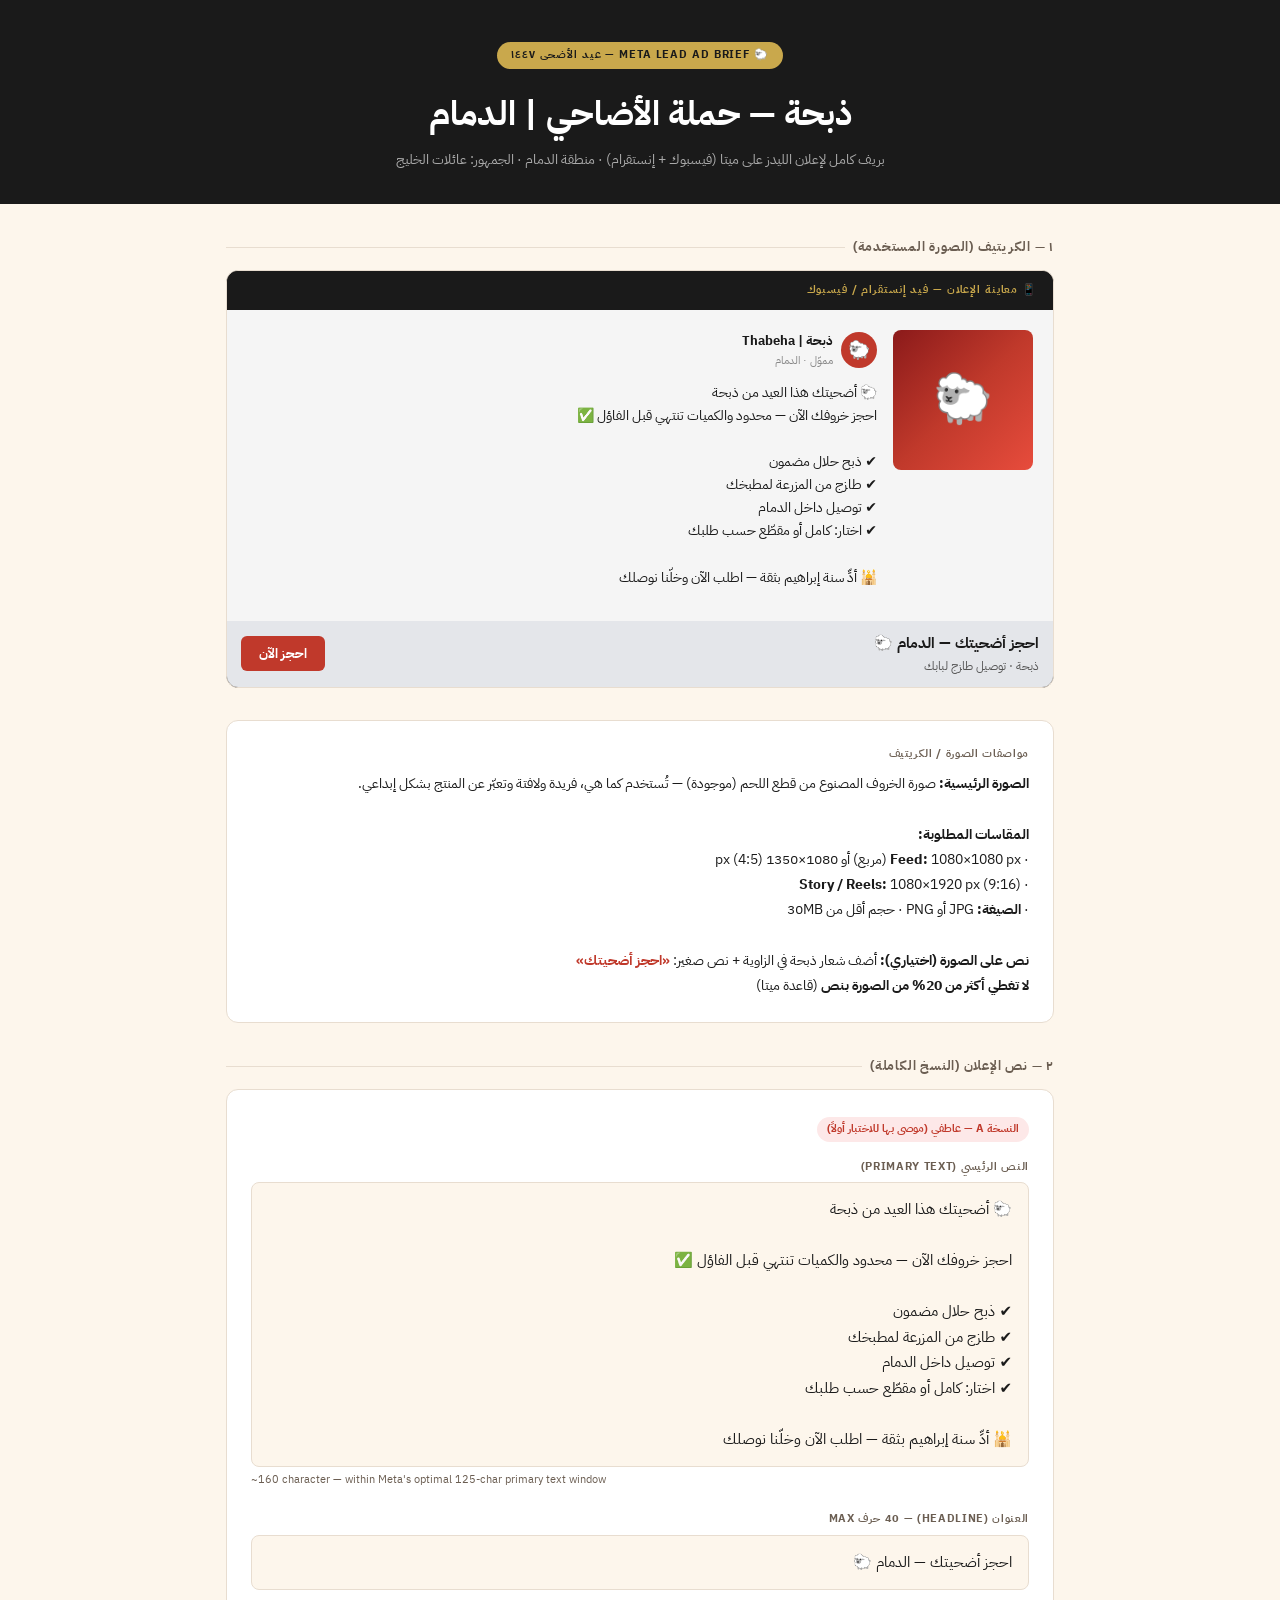
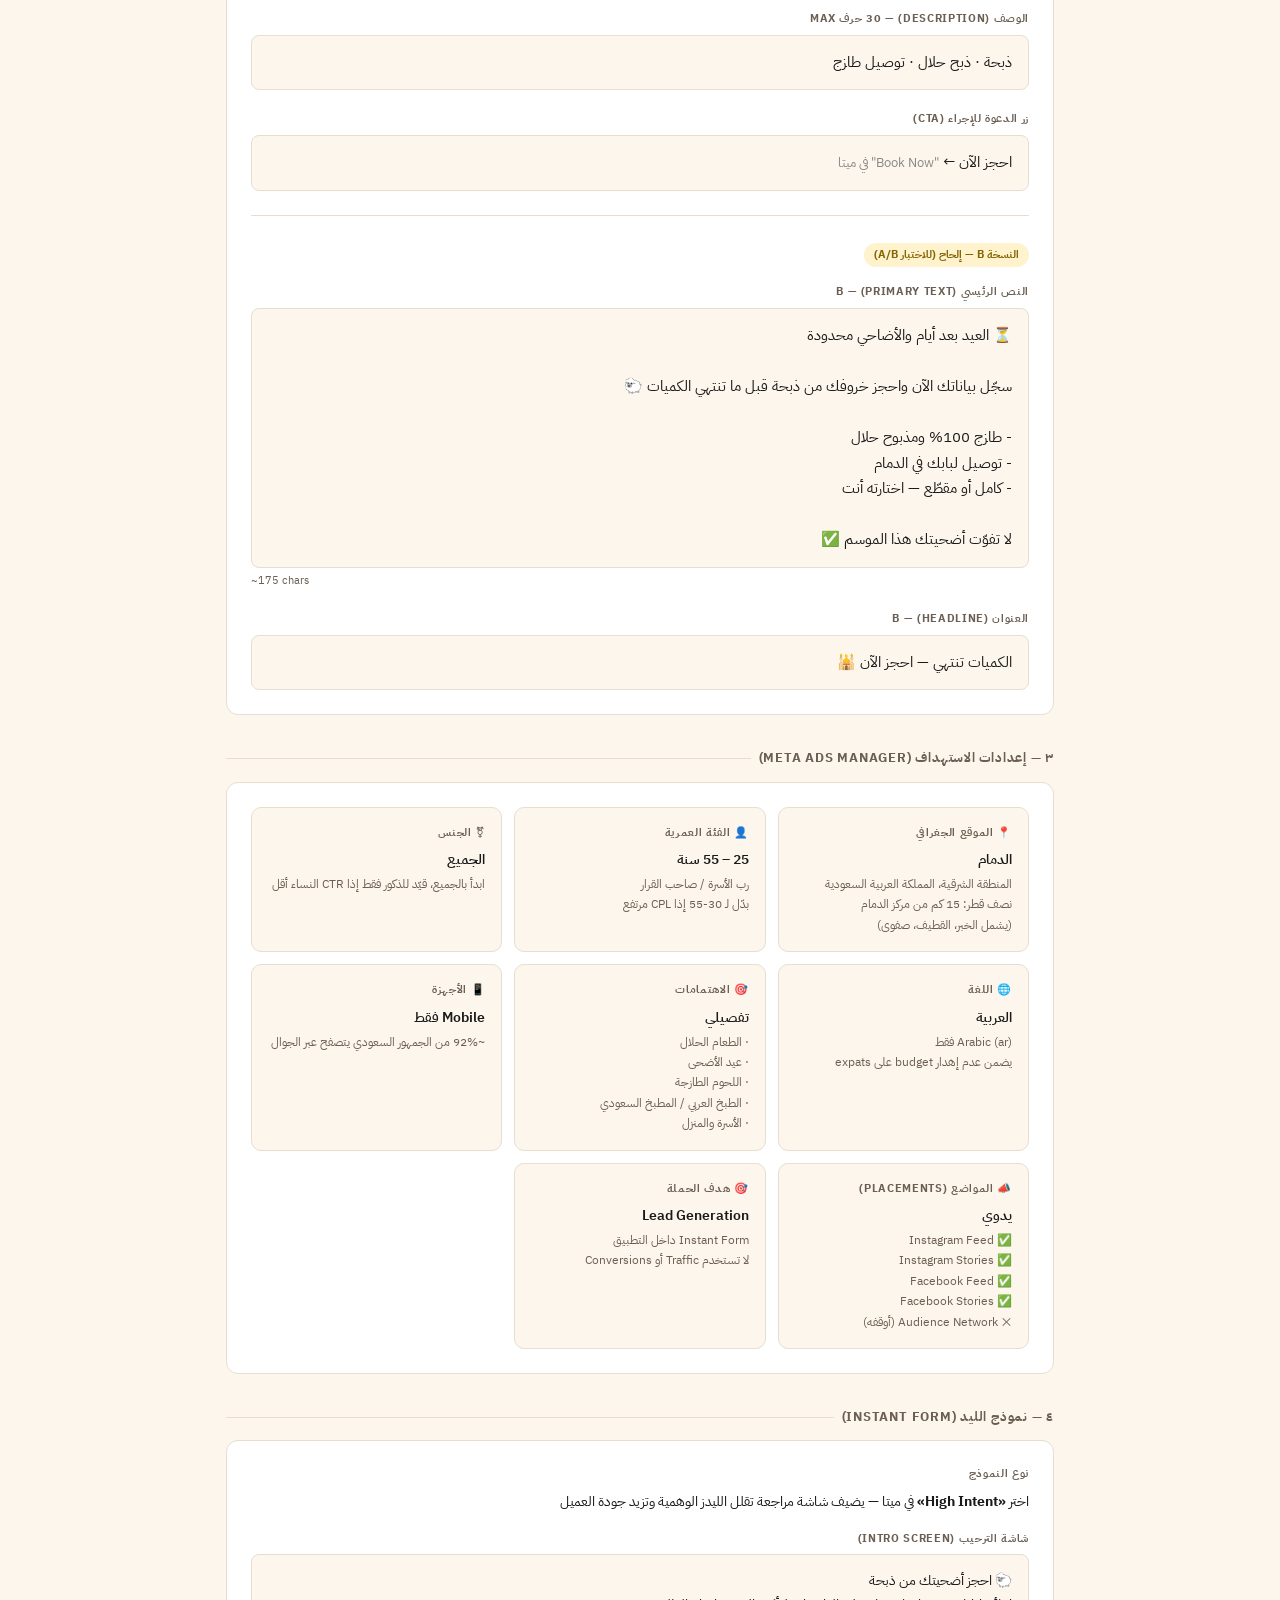
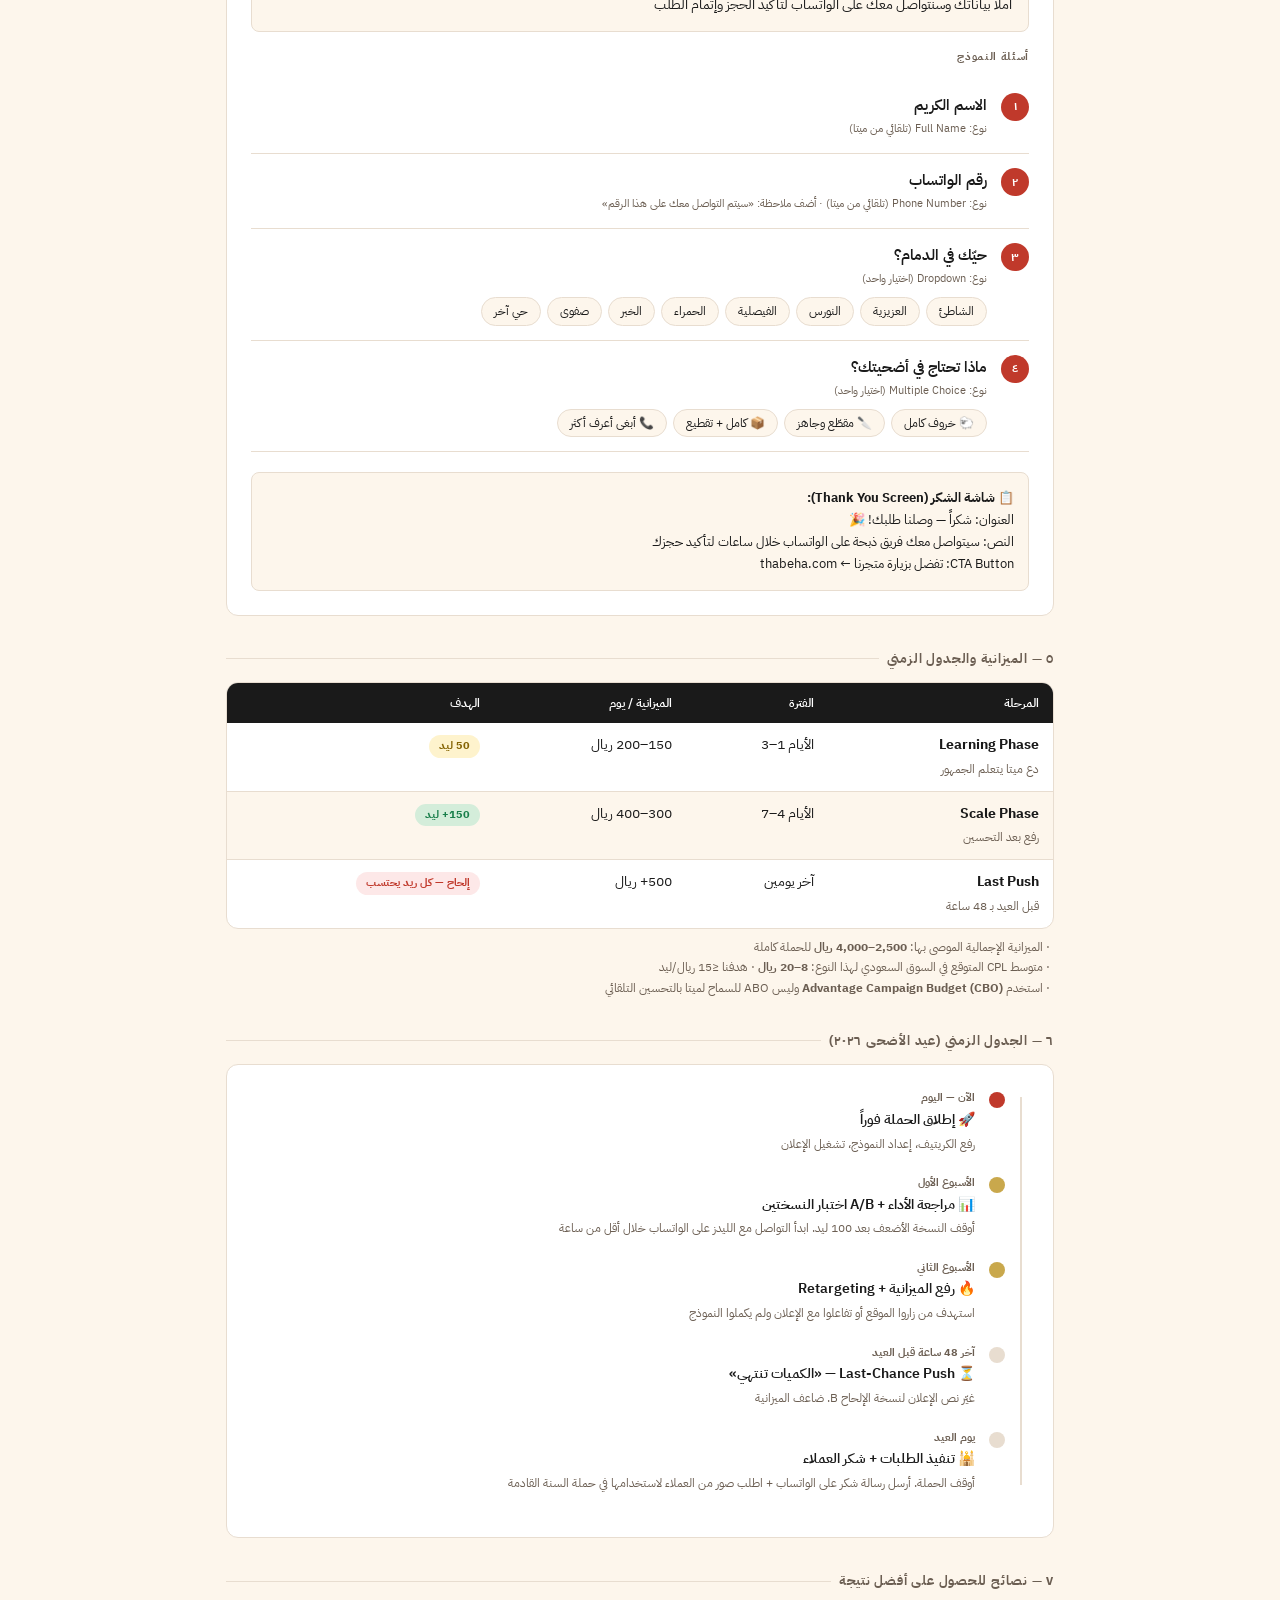
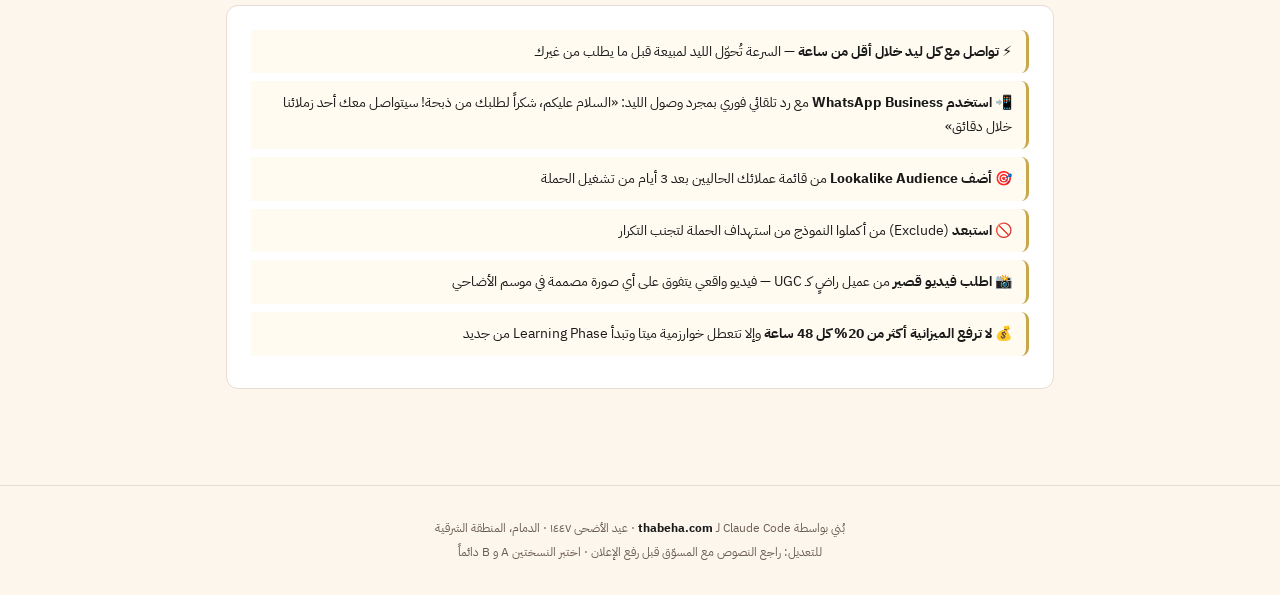
<file: lead-ad-eid.html>
<!DOCTYPE html>
<html lang="ar" dir="rtl">
<head>
  <meta charset="UTF-8" />
  <meta name="viewport" content="width=device-width, initial-scale=1.0" />
  <title>ذبحة — بريف إعلان الأضاحي (ميتا / الدمام)</title>
  <link href="https://fonts.googleapis.com/css2?family=IBM+Plex+Sans+Arabic:wght@400;600;700&display=swap" rel="stylesheet">
  <style>
    :root {
      --red:    #c0392b;
      --dark:   #1a1a1a;
      --gold:   #c9a84c;
      --cream:  #fdf6ec;
      --card:   #ffffff;
      --border: #e8ddd0;
      --muted:  #6b5e52;
      --green:  #1a7f4b;
    }
    * { box-sizing: border-box; margin: 0; padding: 0; }
    body {
      font-family: 'IBM Plex Sans Arabic', system-ui, sans-serif;
      background: var(--cream);
      color: var(--dark);
      line-height: 1.7;
    }

    /* ── Header ── */
    .header {
      background: var(--dark);
      color: #fff;
      padding: 40px 24px 32px;
      text-align: center;
    }
    .header .badge {
      display: inline-block;
      background: var(--gold);
      color: var(--dark);
      font-size: 11px;
      font-weight: 700;
      letter-spacing: 0.08em;
      padding: 4px 14px;
      border-radius: 20px;
      margin-bottom: 16px;
      text-transform: uppercase;
    }
    .header h1 { font-size: clamp(22px, 5vw, 34px); font-weight: 700; margin-bottom: 6px; }
    .header p  { font-size: 14px; color: #aaa; }

    /* ── Layout ── */
    .wrapper { max-width: 860px; margin: 0 auto; padding: 32px 16px 64px; }
    .section  { margin-bottom: 32px; }
    .section-title {
      font-size: 13px;
      font-weight: 700;
      letter-spacing: 0.06em;
      text-transform: uppercase;
      color: var(--muted);
      margin-bottom: 12px;
      display: flex;
      align-items: center;
      gap: 8px;
    }
    .section-title::after {
      content: '';
      flex: 1;
      height: 1px;
      background: var(--border);
    }

    /* ── Cards ── */
    .card {
      background: var(--card);
      border: 1px solid var(--border);
      border-radius: 12px;
      padding: 24px;
    }
    .card + .card { margin-top: 12px; }

    /* ── Creative mockup ── */
    .creative-box {
      border-radius: 12px;
      overflow: hidden;
      border: 1px solid var(--border);
      background: var(--dark);
    }
    .creative-label {
      background: var(--dark);
      color: var(--gold);
      font-size: 11px;
      font-weight: 700;
      letter-spacing: 0.08em;
      padding: 10px 16px;
      text-transform: uppercase;
    }
    .creative-body {
      background: #f5f5f5;
      padding: 20px;
      display: flex;
      gap: 16px;
      align-items: flex-start;
    }
    .creative-img-placeholder {
      width: 140px;
      min-width: 140px;
      height: 140px;
      border-radius: 8px;
      background: linear-gradient(135deg, #8b1a1a 0%, #c0392b 50%, #e74c3c 100%);
      display: flex;
      align-items: center;
      justify-content: center;
      font-size: 48px;
    }
    .creative-copy { flex: 1; }
    .fb-page-row {
      display: flex;
      align-items: center;
      gap: 8px;
      margin-bottom: 10px;
    }
    .fb-avatar {
      width: 36px; height: 36px;
      border-radius: 50%;
      background: var(--red);
      display: flex; align-items: center; justify-content: center;
      font-size: 18px;
    }
    .fb-page-name { font-size: 13px; font-weight: 700; }
    .fb-sponsored { font-size: 11px; color: #888; }
    .primary-text {
      font-size: 14px;
      line-height: 1.65;
      color: var(--dark);
      margin-bottom: 12px;
      white-space: pre-line;
    }
    .creative-footer {
      background: #e4e6ea;
      padding: 10px 14px;
      display: flex;
      justify-content: space-between;
      align-items: center;
    }
    .ad-headline { font-size: 15px; font-weight: 700; }
    .ad-desc     { font-size: 12px; color: #555; }
    .cta-btn {
      background: var(--red);
      color: #fff;
      border: none;
      padding: 8px 18px;
      border-radius: 6px;
      font-size: 13px;
      font-weight: 700;
      cursor: pointer;
      font-family: inherit;
    }

    /* ── Copy block ── */
    .copy-field { margin-bottom: 20px; }
    .copy-field:last-child { margin-bottom: 0; }
    .copy-label {
      font-size: 11px;
      font-weight: 700;
      letter-spacing: 0.06em;
      color: var(--muted);
      text-transform: uppercase;
      margin-bottom: 6px;
    }
    .copy-value {
      background: var(--cream);
      border: 1px solid var(--border);
      border-radius: 8px;
      padding: 14px 16px;
      font-size: 15px;
      line-height: 1.7;
      white-space: pre-line;
    }
    .char-count {
      font-size: 11px;
      color: var(--muted);
      margin-top: 4px;
      text-align: left;
      direction: ltr;
    }
    .highlight { color: var(--red); font-weight: 700; }

    /* ── Targeting grid ── */
    .target-grid {
      display: grid;
      grid-template-columns: repeat(auto-fill, minmax(220px, 1fr));
      gap: 12px;
    }
    .target-card {
      background: var(--cream);
      border: 1px solid var(--border);
      border-radius: 10px;
      padding: 16px;
    }
    .target-card .t-label {
      font-size: 11px;
      font-weight: 700;
      color: var(--muted);
      text-transform: uppercase;
      letter-spacing: 0.06em;
      margin-bottom: 6px;
    }
    .target-card .t-value {
      font-size: 14px;
      font-weight: 600;
      color: var(--dark);
    }
    .target-card .t-sub {
      font-size: 12px;
      color: var(--muted);
      margin-top: 2px;
    }

    /* ── Lead form ── */
    .form-question {
      display: flex;
      gap: 14px;
      padding: 14px 0;
      border-bottom: 1px solid var(--border);
      align-items: flex-start;
    }
    .form-question:last-child { border-bottom: none; }
    .q-num {
      width: 28px; min-width: 28px; height: 28px;
      background: var(--red);
      color: #fff;
      border-radius: 50%;
      display: flex; align-items: center; justify-content: center;
      font-size: 12px;
      font-weight: 700;
    }
    .q-body .q-ar   { font-size: 15px; font-weight: 600; }
    .q-body .q-type { font-size: 11px; color: var(--muted); margin-top: 2px; }
    .q-body .q-opts {
      margin-top: 8px;
      display: flex;
      flex-wrap: wrap;
      gap: 6px;
    }
    .q-opt {
      background: var(--cream);
      border: 1px solid var(--border);
      border-radius: 20px;
      padding: 3px 12px;
      font-size: 12px;
    }

    /* ── Budget table ── */
    table { width: 100%; border-collapse: collapse; font-size: 14px; }
    th {
      background: var(--dark);
      color: #fff;
      padding: 10px 14px;
      text-align: right;
      font-weight: 600;
      font-size: 12px;
    }
    td {
      padding: 10px 14px;
      border-bottom: 1px solid var(--border);
      vertical-align: top;
    }
    tr:last-child td { border-bottom: none; }
    tr:nth-child(even) td { background: var(--cream); }
    .tag {
      display: inline-block;
      padding: 2px 10px;
      border-radius: 20px;
      font-size: 11px;
      font-weight: 700;
    }
    .tag-green { background: #d4edda; color: var(--green); }
    .tag-red   { background: #fde8e8; color: var(--red); }
    .tag-gold  { background: #fef3cd; color: #856404; }

    /* ── Timeline ── */
    .timeline { position: relative; padding-right: 24px; }
    .timeline::before {
      content: '';
      position: absolute;
      right: 7px; top: 8px; bottom: 8px;
      width: 2px;
      background: var(--border);
    }
    .tl-item { display: flex; gap: 14px; margin-bottom: 20px; align-items: flex-start; }
    .tl-dot {
      width: 16px; min-width: 16px; height: 16px;
      border-radius: 50%;
      margin-top: 3px;
      position: relative;
      z-index: 1;
    }
    .tl-dot.active { background: var(--red); }
    .tl-dot.soon   { background: var(--gold); }
    .tl-dot.future { background: var(--border); }
    .tl-content .tl-date { font-size: 11px; color: var(--muted); font-weight: 700; }
    .tl-content .tl-label { font-size: 14px; font-weight: 600; }
    .tl-content .tl-note  { font-size: 12px; color: var(--muted); margin-top: 2px; }

    /* ── Tips ── */
    .tips { list-style: none; }
    .tips li {
      padding: 10px 14px;
      border-right: 3px solid var(--gold);
      margin-bottom: 8px;
      background: #fffbf0;
      border-radius: 0 8px 8px 0;
      font-size: 14px;
    }

    /* ── Footer ── */
    .doc-footer {
      text-align: center;
      padding: 32px 16px;
      font-size: 12px;
      color: var(--muted);
      border-top: 1px solid var(--border);
    }
    .doc-footer strong { color: var(--dark); }

    @media (max-width: 600px) {
      .creative-body { flex-direction: column; }
      .creative-img-placeholder { width: 100%; height: 200px; }
    }
  </style>
</head>
<body>

<div class="header">
  <div class="badge">🐑 Meta Lead Ad Brief — عيد الأضحى ١٤٤٧</div>
  <h1>ذبحة — حملة الأضاحي | الدمام</h1>
  <p>بريف كامل لإعلان الليدز على ميتا (فيسبوك + إنستقرام) · منطقة الدمام · الجمهور: عائلات الخليج</p>
</div>

<div class="wrapper">

  <!-- ══════════════════════════════════
       1. CREATIVE MOCKUP
  ══════════════════════════════════ -->
  <div class="section">
    <div class="section-title">١ — الكريتيف (الصورة المستخدمة)</div>
    <div class="creative-box">
      <div class="creative-label">📱 معاينة الإعلان — فيد إنستقرام / فيسبوك</div>
      <div class="creative-body">
        <div class="creative-img-placeholder">🐑</div>
        <div class="creative-copy">
          <div class="fb-page-row">
            <div class="fb-avatar">🐑</div>
            <div>
              <div class="fb-page-name">ذبحة | Thabeha</div>
              <div class="fb-sponsored">مموّل · الدمام</div>
            </div>
          </div>
          <div class="primary-text">🐑 أضحيتك هذا العيد من ذبحة
احجز خروفك الآن — محدود والكميات تنتهي قبل الفاؤل ✅

✔ ذبح حلال مضمون
✔ طازج من المزرعة لمطبخك
✔ توصيل داخل الدمام
✔ اختار: كامل أو مقطّع حسب طلبك

🕌 أدِّ سنة إبراهيم بثقة — اطلب الآن وخلّنا نوصلك</div>
        </div>
      </div>
      <div class="creative-footer">
        <div>
          <div class="ad-headline">احجز أضحيتك — الدمام 🐑</div>
          <div class="ad-desc">ذبحة · توصيل طازج لبابك</div>
        </div>
        <button class="cta-btn">احجز الآن</button>
      </div>
    </div>
  </div>

  <!-- ══════════════════════════════════
       CREATIVE SPEC NOTE
  ══════════════════════════════════ -->
  <div class="section">
    <div class="card">
      <div class="copy-label">مواصفات الصورة / الكريتيف</div>
      <div style="font-size:14px; line-height:1.8; margin-top:8px;">
        <strong>الصورة الرئيسية:</strong> صورة الخروف المصنوع من قطع اللحم (موجودة) — تُستخدم كما هي، فريدة ولافتة وتعبّر عن المنتج بشكل إبداعي.<br><br>
        <strong>المقاسات المطلوبة:</strong><br>
        · <strong>Feed:</strong> 1080×1080 px (مربع) أو 1080×1350 px (4:5)<br>
        · <strong>Story / Reels:</strong> 1080×1920 px (9:16)<br>
        · <strong>الصيغة:</strong> JPG أو PNG · حجم أقل من 30MB<br><br>
        <strong>نص على الصورة (اختياري):</strong> أضف شعار ذبحة في الزاوية + نص صغير: <span class="highlight">«احجز أضحيتك»</span><br>
        <strong>لا تغطي أكثر من 20% من الصورة بنص</strong> (قاعدة ميتا)
      </div>
    </div>
  </div>

  <!-- ══════════════════════════════════
       2. AD COPY (ARABIC)
  ══════════════════════════════════ -->
  <div class="section">
    <div class="section-title">٢ — نص الإعلان (النسخ الكاملة)</div>

    <div class="card">

      <!-- Version A — Emotional -->
      <div style="display:inline-block;background:#fde8e8;color:var(--red);font-size:11px;font-weight:700;padding:3px 10px;border-radius:20px;margin-bottom:16px;">النسخة A — عاطفي (موصى بها للاختبار أولاً)</div>

      <div class="copy-field">
        <div class="copy-label">النص الرئيسي (Primary Text)</div>
        <div class="copy-value">🐑 أضحيتك هذا العيد من ذبحة

احجز خروفك الآن — محدود والكميات تنتهي قبل الفاؤل ✅

✔ ذبح حلال مضمون
✔ طازج من المزرعة لمطبخك
✔ توصيل داخل الدمام
✔ اختار: كامل أو مقطّع حسب طلبك

🕌 أدِّ سنة إبراهيم بثقة — اطلب الآن وخلّنا نوصلك</div>
        <div class="char-count">~160 character — within Meta's optimal 125-char primary text window</div>
      </div>

      <div class="copy-field">
        <div class="copy-label">العنوان (Headline) — 40 حرف max</div>
        <div class="copy-value">احجز أضحيتك — الدمام 🐑</div>
      </div>

      <div class="copy-field">
        <div class="copy-label">الوصف (Description) — 30 حرف max</div>
        <div class="copy-value">ذبحة · ذبح حلال · توصيل طازج</div>
      </div>

      <div class="copy-field">
        <div class="copy-label">زر الدعوة للإجراء (CTA)</div>
        <div class="copy-value">احجز الآن  ←  <span style="color:#888;font-size:13px;">"Book Now" في ميتا</span></div>
      </div>

      <hr style="border:none;border-top:1px solid var(--border);margin:24px 0;">

      <!-- Version B — Urgency -->
      <div style="display:inline-block;background:#fef3cd;color:#856404;font-size:11px;font-weight:700;padding:3px 10px;border-radius:20px;margin-bottom:16px;">النسخة B — إلحاح (للاختبار A/B)</div>

      <div class="copy-field">
        <div class="copy-label">النص الرئيسي (Primary Text) — B</div>
        <div class="copy-value">⏳ العيد بعد أيام والأضاحي محدودة

سجّل بياناتك الآن واحجز خروفك من ذبحة قبل ما تنتهي الكميات 🐑

- طازج 100% ومذبوح حلال
- توصيل لبابك في الدمام
- كامل أو مقطّع — اختارته أنت

لا تفوّت أضحيتك هذا الموسم ✅</div>
        <div class="char-count">~175 chars</div>
      </div>

      <div class="copy-field">
        <div class="copy-label">العنوان (Headline) — B</div>
        <div class="copy-value">الكميات تنتهي — احجز الآن 🕌</div>
      </div>

    </div>
  </div>

  <!-- ══════════════════════════════════
       3. TARGETING
  ══════════════════════════════════ -->
  <div class="section">
    <div class="section-title">٣ — إعدادات الاستهداف (Meta Ads Manager)</div>
    <div class="card">
      <div class="target-grid">
        <div class="target-card">
          <div class="t-label">📍 الموقع الجغرافي</div>
          <div class="t-value">الدمام</div>
          <div class="t-sub">المنطقة الشرقية، المملكة العربية السعودية<br>نصف قطر: 15 كم من مركز الدمام<br>(يشمل الخبر، القطيف، صفوى)</div>
        </div>
        <div class="target-card">
          <div class="t-label">👤 الفئة العمرية</div>
          <div class="t-value">25 – 55 سنة</div>
          <div class="t-sub">رب الأسرة / صاحب القرار<br>بدّل لـ 30-55 إذا CPL مرتفع</div>
        </div>
        <div class="target-card">
          <div class="t-label">⚧ الجنس</div>
          <div class="t-value">الجميع</div>
          <div class="t-sub">ابدأ بالجميع، قيّد للذكور فقط إذا CTR النساء أقل</div>
        </div>
        <div class="target-card">
          <div class="t-label">🌐 اللغة</div>
          <div class="t-value">العربية</div>
          <div class="t-sub">Arabic (ar) فقط<br>يضمن عدم إهدار budget على expats</div>
        </div>
        <div class="target-card">
          <div class="t-label">🎯 الاهتمامات</div>
          <div class="t-value">تفصيلي</div>
          <div class="t-sub">
            · الطعام الحلال<br>
            · عيد الأضحى<br>
            · اللحوم الطازجة<br>
            · الطبخ العربي / المطبخ السعودي<br>
            · الأسرة والمنزل
          </div>
        </div>
        <div class="target-card">
          <div class="t-label">📱 الأجهزة</div>
          <div class="t-value">Mobile فقط</div>
          <div class="t-sub">~92% من الجمهور السعودي يتصفح عبر الجوال</div>
        </div>
        <div class="target-card">
          <div class="t-label">📣 المواضع (Placements)</div>
          <div class="t-value">يدوي</div>
          <div class="t-sub">
            ✅ Instagram Feed<br>
            ✅ Instagram Stories<br>
            ✅ Facebook Feed<br>
            ✅ Facebook Stories<br>
            ❌ Audience Network (أوقفه)
          </div>
        </div>
        <div class="target-card">
          <div class="t-label">🎯 هدف الحملة</div>
          <div class="t-value">Lead Generation</div>
          <div class="t-sub">Instant Form داخل التطبيق<br>لا تستخدم Traffic أو Conversions</div>
        </div>
      </div>
    </div>
  </div>

  <!-- ══════════════════════════════════
       4. LEAD FORM
  ══════════════════════════════════ -->
  <div class="section">
    <div class="section-title">٤ — نموذج الليد (Instant Form)</div>
    <div class="card">

      <div style="margin-bottom:16px;">
        <div class="copy-label">نوع النموذج</div>
        <div style="font-size:14px;margin-top:6px;">اختر <strong>«High Intent»</strong> في ميتا — يضيف شاشة مراجعة تقلل الليدز الوهمية وتزيد جودة العميل</div>
      </div>

      <div style="margin-bottom:16px;">
        <div class="copy-label">شاشة الترحيب (Intro Screen)</div>
        <div class="copy-value" style="font-size:14px;">🐑 احجز أضحيتك من ذبحة
املأ بياناتك وسنتواصل معك على الواتساب لتأكيد الحجز وإتمام الطلب</div>
      </div>

      <div class="copy-label" style="margin-bottom:12px;">أسئلة النموذج</div>

      <div class="form-question">
        <div class="q-num">١</div>
        <div class="q-body">
          <div class="q-ar">الاسم الكريم</div>
          <div class="q-type">نوع: Full Name (تلقائي من ميتا)</div>
        </div>
      </div>

      <div class="form-question">
        <div class="q-num">٢</div>
        <div class="q-body">
          <div class="q-ar">رقم الواتساب</div>
          <div class="q-type">نوع: Phone Number (تلقائي من ميتا) · أضف ملاحظة: «سيتم التواصل معك على هذا الرقم»</div>
        </div>
      </div>

      <div class="form-question">
        <div class="q-num">٣</div>
        <div class="q-body">
          <div class="q-ar">حيّك في الدمام؟</div>
          <div class="q-type">نوع: Dropdown (اختيار واحد)</div>
          <div class="q-opts">
            <span class="q-opt">الشاطئ</span>
            <span class="q-opt">العزيزية</span>
            <span class="q-opt">النورس</span>
            <span class="q-opt">الفيصلية</span>
            <span class="q-opt">الحمراء</span>
            <span class="q-opt">الخبر</span>
            <span class="q-opt">صفوى</span>
            <span class="q-opt">حي آخر</span>
          </div>
        </div>
      </div>

      <div class="form-question">
        <div class="q-num">٤</div>
        <div class="q-body">
          <div class="q-ar">ماذا تحتاج في أضحيتك؟</div>
          <div class="q-type">نوع: Multiple Choice (اختيار واحد)</div>
          <div class="q-opts">
            <span class="q-opt">🐑 خروف كامل</span>
            <span class="q-opt">🔪 مقطّع وجاهز</span>
            <span class="q-opt">📦 كامل + تقطيع</span>
            <span class="q-opt">📞 أبغى أعرف أكثر</span>
          </div>
        </div>
      </div>

      <div style="margin-top:20px;padding:14px;background:var(--cream);border-radius:8px;font-size:13px;border:1px solid var(--border);">
        <strong>📋 شاشة الشكر (Thank You Screen):</strong><br>
        العنوان: شكراً — وصلنا طلبك! 🎉<br>
        النص: سيتواصل معك فريق ذبحة على الواتساب خلال ساعات لتأكيد حجزك<br>
        CTA Button: تفضل بزيارة متجرنا ← thabeha.com
      </div>

    </div>
  </div>

  <!-- ══════════════════════════════════
       5. BUDGET & SCHEDULE
  ══════════════════════════════════ -->
  <div class="section">
    <div class="section-title">٥ — الميزانية والجدول الزمني</div>
    <div class="card" style="padding:0;overflow:hidden;">
      <table>
        <thead>
          <tr>
            <th>المرحلة</th>
            <th>الفترة</th>
            <th>الميزانية / يوم</th>
            <th>الهدف</th>
          </tr>
        </thead>
        <tbody>
          <tr>
            <td><strong>Learning Phase</strong><br><span style="font-size:12px;color:var(--muted);">دع ميتا يتعلم الجمهور</span></td>
            <td>الأيام 1–3</td>
            <td>150–200 ريال</td>
            <td><span class="tag tag-gold">50 ليد</span></td>
          </tr>
          <tr>
            <td><strong>Scale Phase</strong><br><span style="font-size:12px;color:var(--muted);">رفع بعد التحسين</span></td>
            <td>الأيام 4–7</td>
            <td>300–400 ريال</td>
            <td><span class="tag tag-green">150+ ليد</span></td>
          </tr>
          <tr>
            <td><strong>Last Push</strong><br><span style="font-size:12px;color:var(--muted);">قبل العيد بـ 48 ساعة</span></td>
            <td>آخر يومين</td>
            <td>500+ ريال</td>
            <td><span class="tag tag-red">إلحاح — كل ريد يحتسب</span></td>
          </tr>
        </tbody>
      </table>
    </div>
    <div style="font-size:12px;color:var(--muted);margin-top:8px;padding:0 4px;">
      · الميزانية الإجمالية الموصى بها: <strong>2,500–4,000 ريال</strong> للحملة كاملة<br>
      · متوسط CPL المتوقع في السوق السعودي لهذا النوع: <strong>8–20 ريال</strong> · هدفنا ≤15 ريال/ليد<br>
      · استخدم <strong>Advantage Campaign Budget (CBO)</strong> وليس ABO للسماح لميتا بالتحسين التلقائي
    </div>
  </div>

  <!-- ══════════════════════════════════
       6. TIMELINE
  ══════════════════════════════════ -->
  <div class="section">
    <div class="section-title">٦ — الجدول الزمني (عيد الأضحى ٢٠٢٦)</div>
    <div class="card">
      <div class="timeline">
        <div class="tl-item">
          <div class="tl-dot active"></div>
          <div class="tl-content">
            <div class="tl-date">الآن — اليوم</div>
            <div class="tl-label">🚀 إطلاق الحملة فوراً</div>
            <div class="tl-note">رفع الكريتيف، إعداد النموذج، تشغيل الإعلان</div>
          </div>
        </div>
        <div class="tl-item">
          <div class="tl-dot soon"></div>
          <div class="tl-content">
            <div class="tl-date">الأسبوع الأول</div>
            <div class="tl-label">📊 مراجعة الأداء + A/B اختبار النسختين</div>
            <div class="tl-note">أوقف النسخة الأضعف بعد 100 ليد. ابدأ التواصل مع الليدز على الواتساب خلال أقل من ساعة</div>
          </div>
        </div>
        <div class="tl-item">
          <div class="tl-dot soon"></div>
          <div class="tl-content">
            <div class="tl-date">الأسبوع الثاني</div>
            <div class="tl-label">🔥 رفع الميزانية + Retargeting</div>
            <div class="tl-note">استهدف من زاروا الموقع أو تفاعلوا مع الإعلان ولم يكملوا النموذج</div>
          </div>
        </div>
        <div class="tl-item">
          <div class="tl-dot future"></div>
          <div class="tl-content">
            <div class="tl-date">آخر 48 ساعة قبل العيد</div>
            <div class="tl-label">⏳ Last-Chance Push — «الكميات تنتهي»</div>
            <div class="tl-note">غيّر نص الإعلان لنسخة الإلحاح B. ضاعف الميزانية</div>
          </div>
        </div>
        <div class="tl-item">
          <div class="tl-dot future"></div>
          <div class="tl-content">
            <div class="tl-date">يوم العيد</div>
            <div class="tl-label">🕌 تنفيذ الطلبات + شكر العملاء</div>
            <div class="tl-note">أوقف الحملة. أرسل رسالة شكر على الواتساب + اطلب صور من العملاء لاستخدامها في حملة السنة القادمة</div>
          </div>
        </div>
      </div>
    </div>
  </div>

  <!-- ══════════════════════════════════
       7. PRO TIPS
  ══════════════════════════════════ -->
  <div class="section">
    <div class="section-title">٧ — نصائح للحصول على أفضل نتيجة</div>
    <div class="card">
      <ul class="tips">
        <li>⚡ <strong>تواصل مع كل ليد خلال أقل من ساعة</strong> — السرعة تُحوّل الليد لمبيعة قبل ما يطلب من غيرك</li>
        <li>📲 <strong>استخدم WhatsApp Business</strong> مع رد تلقائي فوري بمجرد وصول الليد: «السلام عليكم، شكراً لطلبك من ذبحة! سيتواصل معك أحد زملائنا خلال دقائق»</li>
        <li>🎯 <strong>أضف Lookalike Audience</strong> من قائمة عملائك الحاليين بعد 3 أيام من تشغيل الحملة</li>
        <li>🚫 <strong>استبعد</strong> (Exclude) من أكملوا النموذج من استهداف الحملة لتجنب التكرار</li>
        <li>📸 <strong>اطلب فيديو قصير</strong> من عميل راضٍ كـ UGC — فيديو واقعي يتفوق على أي صورة مصممة في موسم الأضاحي</li>
        <li>💰 <strong>لا ترفع الميزانية أكثر من 20% كل 48 ساعة</strong> وإلا تتعطل خوارزمية ميتا وتبدأ Learning Phase من جديد</li>
      </ul>
    </div>
  </div>

</div>

<div class="doc-footer">
  بُني بواسطة Claude Code لـ <strong>thabeha.com</strong> · عيد الأضحى ١٤٤٧ · الدمام، المنطقة الشرقية<br>
  <span style="margin-top:4px;display:block;">للتعديل: راجع النصوص مع المسوّق قبل رفع الإعلان · اختبر النسختين A و B دائماً</span>
</div>

</body>
</html>
</file>
